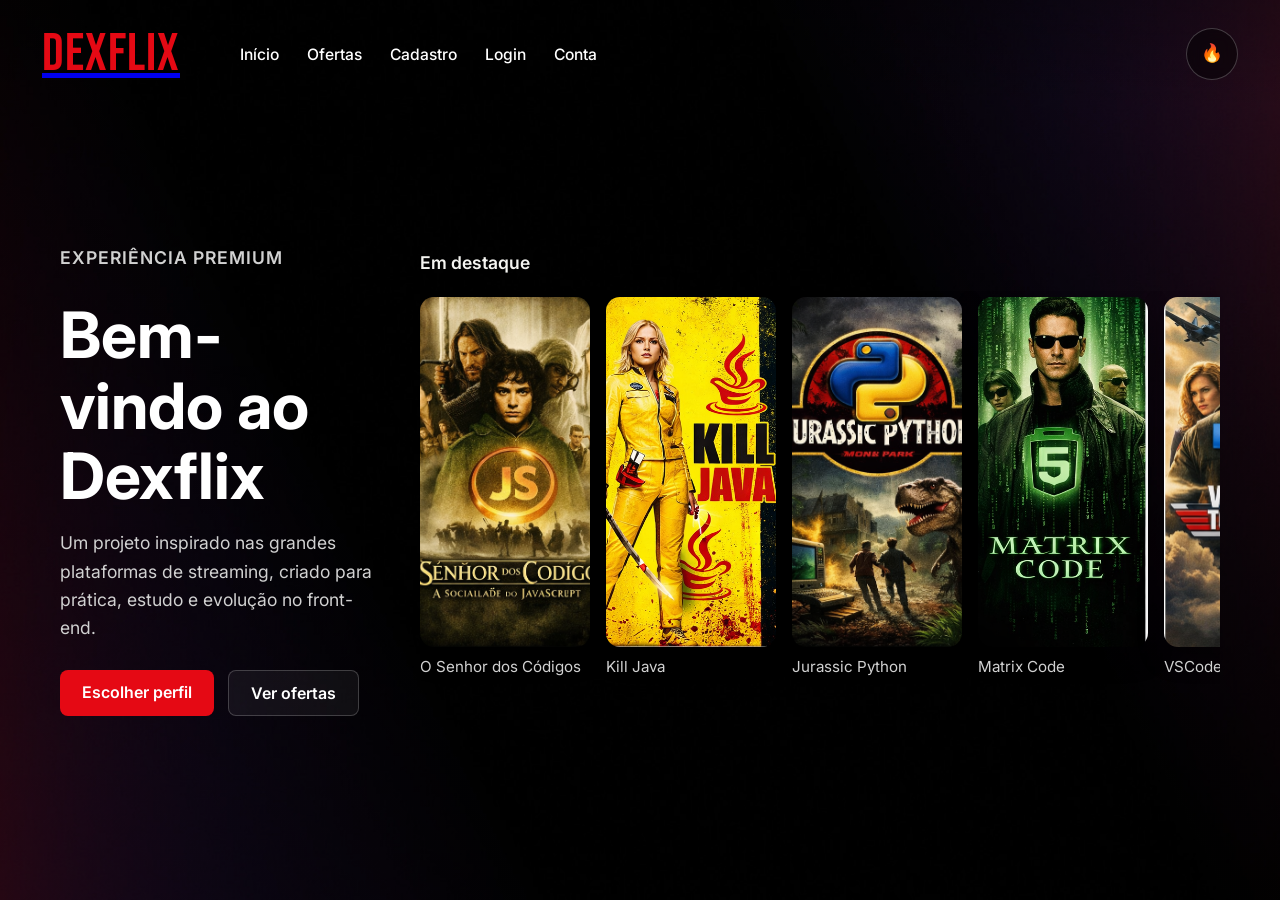
<file: index.html>
<!DOCTYPE html>
<html lang="pt-BR">

<head>
    <meta charset="UTF-8">
    <meta name="viewport" content="width=device-width, initial-scale=1.0">
    <title>Dexflix</title>

    <link rel="preconnect" href="https://fonts.googleapis.com">
    <link rel="preconnect" href="https://fonts.gstatic.com" crossorigin>
    <link href="https://fonts.googleapis.com/css2?family=Bebas+Neue&family=Inter:wght@300;400;500;600;700&display=swap"
        rel="stylesheet">
    <link rel="stylesheet" href="https://cdnjs.cloudflare.com/ajax/libs/font-awesome/6.5.0/css/all.min.css">
    <link rel="stylesheet" href="./js-css/style.css">
</head>

<body>
    

    <div class="screen">
        <header class="topbar">
            <a href="index.html" class="logo" aria-label="Página inicial da Dexflix">
                <h1>DEXFLIX</h1>
            </a>

            <button id="nav-toggle" class="nav-toggle" type="button" aria-label="Abrir menu" aria-controls="nav-menu"
                aria-expanded="false">
                <span class="fa-solid fa-bars" aria-hidden="true"></span>
            </button>

            <nav class="nav-menu" id="nav-menu" aria-label="Menu principal">
                <a href="#inicio">Início</a>
                <a href="#ofertas">Ofertas</a>
                <a href="#">Cadastro</a>
                <a href="#">Login</a>
                <a href="#">Conta</a>
            </nav>

            <button id="theme-toggle" class="theme-toggle" type="button" aria-label="Trocar tema">
                <span class="theme-icon" aria-hidden="true">🔥</span>
            </button>
        </header>

        <main>
            <section class="hero" id="inicio" aria-labelledby="hero-title">
                <div class="hero-content">
                    <p class="hero-label">Experiência premium</p>
                    <h2 id="hero-title">Bem-vindo ao Dexflix</h2>
                    <p>
                        Um projeto inspirado nas grandes plataformas de streaming, criado para
                        prática, estudo e evolução no front-end.
                    </p>

                    <div class="hero-buttons">
                        <a href="perfis.html" class="btn-primary">Escolher perfil</a>
                        <a href="#ofertas" class="btn-secondary">Ver ofertas</a>
                    </div>
                </div>

                <aside class="hero-showcase" aria-labelledby="showcase-title">
                    <h3 id="showcase-title">Em destaque</h3>

                    <div class="carousel" id="carousel">
                        <div class="showcase-row" id="showcaseRow">
                            <article class="showcase-card">
                                <img src="./Filmes-codes/01_o_senhor_dos_codigos.png" alt="Pôster de O Senhor dos Códigos">
                                <span>O Senhor dos Códigos</span>
                            </article>

                            <article class="showcase-card">
                                <img src="./Filmes-codes/22_kill_java.png" alt="Pôster de Kill Java">
                                <span>Kill Java</span>
                            </article>

                            <article class="showcase-card">
                                <img src="./Filmes-codes/02_jurassic_python.png" alt="Pôster de Jurassic Python">
                                <span>Jurassic Python</span>
                            </article>

                            <article class="showcase-card">
                                <img src="./Filmes-codes/03_matrix_code.png" alt="Pôster de Matrix Code">
                                <span>Matrix Code</span>
                            </article>

                            <article class="showcase-card">
                                <img src="./Filmes-codes/04_vscode_top_gun.png" alt="Pôster de VSCode Top Gun">
                                <span>VSCode Top Gun</span>
                            </article>

                            <article class="showcase-card">
                                <img src="./Filmes-codes/05_o_gitador.png" alt="Pôster de O Gitador">
                                <span>O Gitador</span>
                            </article>

                            <article class="showcase-card">
                                <img src="./Filmes-codes/06_python_wars.png" alt="Pôster de Python Wars">
                                <span>Python Wars</span>
                            </article>

                            <article class="showcase-card">
                                <img src="./Filmes-codes/07_programador_de_linux.png" alt="Pôster de Programador de Linux">
                                <span>Programador de Linux</span>
                            </article>

                            <article class="showcase-card">
                                <img src="./Filmes-codes/08_typescript_jones.png" alt="Pôster de Typescript Jones">
                                <span>Typescript Jones</span>
                            </article>

                            <article class="showcase-card">
                                <img src="./Filmes-codes/09_react_fiction.png" alt="Pôster de React Fiction">
                                <span>React Fiction</span>
                            </article>

                            <article class="showcase-card">
                                <img src="./Filmes-codes/10_docker_missao_surpresa.png" alt="Pôster de Docker Missão Surpresa">
                                <span>Docker Missão Surpresa</span>
                            </article>
                        </div>
                    </div>
                </aside>
            </section>
        </main>
    </div>

    <script src="./js-css/script.js"></script>
</body>

</html>
</file>
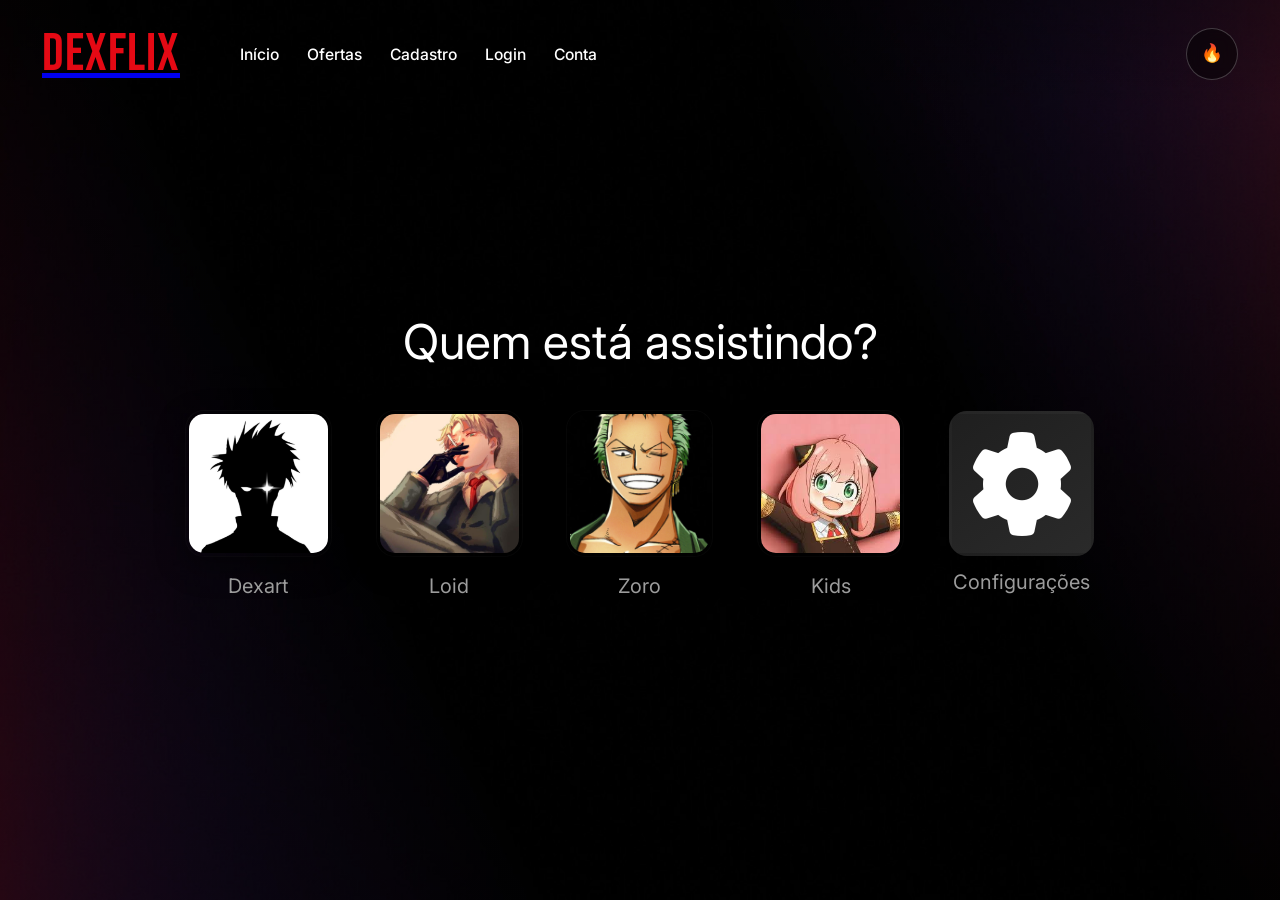
<file: perfis.html>
<!DOCTYPE html>
<html lang="pt-BR">

<head>
    <meta charset="UTF-8">
    <meta name="viewport" content="width=device-width, initial-scale=1.0">
    <title>Dexflix - Perfis</title>

    <link rel="preconnect" href="https://fonts.googleapis.com">
    <link rel="preconnect" href="https://fonts.gstatic.com" crossorigin>
    <link href="https://fonts.googleapis.com/css2?family=Bebas+Neue&family=Inter:wght@300;400;500;600;700&display=swap"
        rel="stylesheet">
    <link rel="stylesheet" href="https://cdnjs.cloudflare.com/ajax/libs/font-awesome/6.5.0/css/all.min.css">
    <link rel="stylesheet" href="./js-css/style.css">
</head>

<body>


    <div class="screen">
        <header class="topbar">
            <a href="index.html" class="logo" aria-label="Voltar para a página inicial da Dexflix">
                <h1>DEXFLIX</h1>
            </a>

            <button id="nav-toggle" class="nav-toggle" type="button" aria-label="Abrir menu" aria-controls="nav-menu"
                aria-expanded="false">
                <span class="fa-solid fa-bars" aria-hidden="true"></span>
            </button>

            <nav class="nav-menu" id="nav-menu" aria-label="Menu principal">
                <a href="index.html">Início</a>
                <a href="#">Ofertas</a>
                <a href="#">Cadastro</a>
                <a href="#">Login</a>
                <a href="#">Conta</a>
            </nav>

            <button id="theme-toggle" class="theme-toggle" type="button" aria-label="Trocar tema">
                <span class="theme-icon" aria-hidden="true">🌙</span>
            </button>
        </header>

        <main>
            <section class="content profiles-page" aria-labelledby="profiles-title">
                <h2 id="profiles-title">Quem está assistindo?</h2>

                <div class="profiles" role="list">
                    <article class="profile-card" role="listitem">
                        <a href="catalog.html?perfil=Dexart">
                            <img src="./arquivos-uteis/unnamed.dex.jpg" alt="Perfil André">
                        </a>
                        <span>Dexart</span>

                    </article>

                    <article class="profile-card" role="listitem">
                            <a href="catalog.html?perfil=Loid">
                        <img src="./arquivos-uteis/Loyd.jpg" alt="Perfil Visitante">
                            </a>
                        <span>Loid</span>
                    </article>

                    <article class="profile-card" role="listitem">
                        <a href="catalog.html?perfil=Zoro">
                            <img src="./arquivos-uteis/perdidão.png" alt="Perfil Família">
                        </a>
                        <span>Zoro</span>
                    </article>

                    <article class="profile-card" role="listitem">
                        <a href="catalog.html?perfil=Kids">
                            <img src="./arquivos-uteis/anya.jpg" alt=" Perfil Anya">
                        </a>
                        <span>Kids</span>
                    </article>

                    <article class="profile-card manage-profile" role="listitem">
                        <div class="gear-avatar" aria-hidden="true">
                            <i class="fa-solid fa-gear gear-icon"></i>
                        </div>
                        <span>Configurações</span>
                    </article>
                </div>
            </section>
        </main>
    </div>

    <script src="./js-css/script.js"></script>
</body>

</html>
</file>
<file: js-css/style.css>
* {
    margin: 0;
    padding: 0;
    box-sizing: border-box;
}

html {
    scroll-behavior: smooth;
}

body {
    margin: 0;
    min-height: 100vh;
    font-family: 'Inter', Arial, sans-serif;
    color: #ffffff;
    overflow-x: hidden;
    background:
        linear-gradient(rgba(0, 0, 0, 0), rgba(0, 0, 0, 0)),
        url("../arquivos-uteis/fundo-Dexflix.jpg") center center / cover no-repeat fixed;
}


/* CAMADAS */
.screen,
.topbar,
.content,
.hero {
    position: relative;
    z-index: 2;
}

.screen {
    min-height: 100vh;
    display: flex;
    flex-direction: column;
    position: relative;
}

.screen::before {
    content: "";
    position: absolute;
    inset: 0;
    background:
        linear-gradient(to bottom, rgba(0, 0, 0, 0.16), rgba(0, 0, 0, 0.38)),
        radial-gradient(circle, transparent 30%, rgba(0, 0, 0, 0.42) 100%);
    pointer-events: none;
}

/* TOPO */
.topbar {
    position: absolute;
    top: 0;
    left: 0;
    width: 100%;
    display: flex;
    align-items: center;
    justify-content: space-between;
    padding: 22px 42px;
    z-index: 20;
    gap: 20px;
    background: linear-gradient(to bottom, rgba(0, 0, 0, 0.303), transparent);
}

.logo {
    position: static;
    flex-shrink: 0;
}

.logo h1 {
    margin: 0;
    font-family: 'Bebas Neue', sans-serif;
    font-size: 3.3rem;
    font-weight: 400;
    letter-spacing: 1px;
    color: #e50914;
}

/* MENU */
.nav-menu {
    display: flex;
    align-items: center;
    gap: 28px;
    margin-left: 40px;
    margin-right: auto;
}

.nav-menu a {
    text-decoration: none;
    color: #ffffff;
    font-size: 0.98rem;
    font-weight: 500;
    transition: color 0.25s ease, transform 0.25s ease;
    white-space: nowrap;
}

.nav-menu a:hover {
    color: #ffffff;
    transform: translateY(-3px);
}

.nav-menu.hidden {
    display: none;
}

.nav-toggle {
    display: none;
    border: 1px solid rgba(255, 255, 255, 0.2);
    background: rgba(20, 20, 20, 0.4);
    color: #fff;
    border-radius: 8px;
    min-width: 50px;
    min-height: 44px;
    align-items: center;
    justify-content: center;
    cursor: pointer;
    transition: all 0.2s ease;
}

.nav-toggle:hover {
    background: rgba(229, 9, 20, 0.2);
    transform: scale(1.05);
}

/* BOTÃO DE TEMA */
.theme-toggle {
    width: 52px;
    height: 52px;
    border: 1px solid rgba(255, 255, 255, 0.22);
    border-radius: 999px;
    background: rgba(0, 0, 0, 0.42);
    backdrop-filter: blur(8px);
    color: #ffffff;
    display: flex;
    align-items: center;
    justify-content: center;
    cursor: pointer;
    transition: all 0.25s ease;
    flex-shrink: 0;
}

.theme-toggle:hover {
    background: rgba(229, 9, 20, 0.18);
    border-color: rgba(175, 175, 175, 0.652);
    transform: scale(1.05);
}

.theme-icon {
    font-size: 1.1rem;
    line-height: 1;
}

/* HERO */
.hero {
    min-height: 100vh;
    display: flex;
    align-items: center;
    justify-content: space-between;
    gap: 40px;
    padding: 120px 60px 60px;
    z-index: 2;
}

.hero-content {
    max-width: 650px;
    flex: 1;
}

.hero-label {
    display: inline-block;
    margin-bottom: 14px;
    color: #e50914;
    font-weight: 600;
    letter-spacing: 1px;
    text-transform: uppercase;
    font-size: 0.9rem;
}

.hero h2 {
    font-size: 4rem;
    line-height: 1.1;
    margin-bottom: 18px;
    color: #fff;
    font-weight: 700;
}

.hero p {
    font-size: 1.1rem;
    color: #d1d1d1;
    line-height: 1.6;
    margin-bottom: 28px;
    max-width: 560px;
}

.hero-buttons {
    display: flex;
    gap: 14px;
    flex-wrap: wrap;
}

/* BOTÕES */
.btn-primary,
.btn-secondary {
    text-decoration: none;
    padding: 12px 22px;
    border-radius: 8px;
    font-weight: 600;
    transition: 0.25s ease;
}

.btn-primary {
    background: #e50914;
    color: #fff;
}

.btn-primary:hover {
    transform: translateY(-2px);
    background: #f40612;
}

.btn-secondary {
    border: 1px solid rgba(255, 255, 255, 0.2);
    color: #fff;
    background: rgba(255, 255, 255, 0.05);
}

.btn-secondary:hover {
    background: rgba(255, 255, 255, 0.1);
    transform: translateY(-2px);
}

/* SHOWCASE */
.hero-showcase {
    width: 800px;
    max-width: 100%;
    align-self: center;
}

.hero-showcase h3 {
    font-size: 1.1rem;
    font-weight: 600;
    color: #f5f5f1;
    margin-bottom: 18px;
}

.carousel {
    position: relative;
    width: 100%;
    overflow: hidden;
}

.showcase-row {
    display: flex;
    gap: 16px;
    width: max-content;
    padding: 6px 0 14px;
}

.showcase-card {
    min-width: 170px;
    flex: 0 0 150px;
    cursor: pointer;
    transition: transform 0.25s ease;
}

.showcase-card:hover {
    transform: scale(1.06);
}

.showcase-card img {
    width: 100%;
    height: 350px;
    object-fit: cover;
    border-radius: 14px;
    display: block;
    box-shadow: 0 10px 24px rgba(0, 0, 0, 0.35);
}

.showcase-card span {
    display: block;
    margin-top: 10px;
    font-size: 0.95rem;
    color: #d1d1d1;
}

.carousel-btn {
    position: absolute;
    top: 40%;
    transform: translateY(-50%);
    width: 36px;
    height: 64px;
    border: none;
    background: rgba(0, 0, 0, 0.45);
    color: #fff;
    font-size: 1.4rem;
    cursor: pointer;
    z-index: 3;
    transition: background 0.25s ease, opacity 0.25s ease;
    opacity: 0.85;
}

.carousel-btn:hover {
    background: rgba(0, 0, 0, 0.75);
    opacity: 1;
}

.carousel-btn.prev {
    left: 0;
    border-radius: 0 10px 10px 0;
}

.carousel-btn.next {
    right: 0;
    border-radius: 10px 0 0 10px;
}

/* CONTEÚDO PERFIS */
.content {
    position: relative;
    z-index: 2;
    flex: 1;
    display: flex;
    flex-direction: column;
    justify-content: center;
    align-items: center;
    transform: translateY(-35px);
    text-align: center;
    padding: 20px;
}

.content h2 {
    font-size: 3.4rem;
    font-weight: 500;
    color: #f5f5f1;
    margin-bottom: 50px;
}

.profiles-page {
    min-height: 100vh;
    display: flex;
    flex-direction: column;
    justify-content: center;
    align-items: center;
    padding: 120px 20px 40px;
    text-align: center;
}

.profiles-page h2 {
    font-size: 3rem;
    font-weight: 400;
    margin-bottom: 40px;
    color: #fff;
}

.profiles {
    display: flex;
    justify-content: center;
    align-items: flex-start;
    gap: 34px;
    flex-wrap: wrap;
    width: min(100%, 920px);
    margin: 0 auto;
    list-style: none;
    padding: 0;
}

.profile-card {
    display: flex;
    flex-direction: column;
    align-items: center;
    cursor: pointer;
    transition: transform 0.25s ease;
    min-width: 90px;
    max-width: 160px;
    flex: 1 1 90px;
}

.profile-card:hover {
    transform: scale(1.05);
}

.profile-card img {
    width: 145px;
    height: 145px;
    object-fit: cover;
    border-radius: 18px;
    border: 3px solid transparent;
    box-shadow:
        0 10px 30px rgba(0, 0, 0, 0.45),
        0 0 0 1px rgba(255, 255, 255, 0.03);
    transition: all 0.25s ease;
}

.profile-card:hover img {
    border-color: #ffffff;
    box-shadow:
        0 14px 35px rgba(0, 0, 0, 0.55),
        0 0 0 1px rgba(255, 255, 255, 0.08);
}

.profile-card span {
    margin-top: 14px;
    font-size: 1.25rem;
    font-weight: 400;
    color: #9c9c9c;
    transition: color 0.25s ease;
}

.profile-card:hover span {
    color: #ffffff;
}

/* PERFIL CONFIGURAÇÕES */
.manage-profile .gear-avatar {
    width: 145px;
    height: 145px;
    border-radius: 18px;
    display: grid;
    place-items: center;
    background: linear-gradient(145deg, #1f1f1f, #2a2a2a);
    border: 3px solid transparent;
    transition: border-color 0.25s ease, box-shadow 0.25s ease;
    padding: 0;
}

.manage-profile .gear-icon {
    font-size: 6.5rem;
    line-height: 1;
    display: inline-block;
    transform: translateY(0);
    transform-origin: center;
    transition: transform 0.25s ease;
}

.manage-profile:hover .gear-avatar {
    border-color: #fff;
}

.manage-profile:hover .gear-icon {
    transform: rotate(30deg);
}

/* MODO CLARO */
body.light-mode {
    color: #ffffff;
    background:
        linear-gradient(rgba(127, 54, 54, 0.868), rgba(255, 255, 255, 0.85)),
        radial-gradient(circle, transparent 30%, rgb(255, 255, 255) 72%, rgba(255, 0, 0, 0.75) 100%);
}

body.light-mode .screen::before {
    background:
        linear-gradient(to bottom, rgba(255, 69, 69, 0.08), rgba(135, 76, 76, 0.16)),
        radial-gradient(circle, transparent 35%, rgba(157, 46, 46, 0.1) 100%);
}

body.light-mode .content h2,
body.light-mode .profiles-page h2 {
    color: #ffffff;
}

body.light-mode .profile-card span {
    color: #ffffff;
}

body.light-mode .profile-card:hover span {
    color: #4b0000;
}

body.light-mode .theme-toggle {
    background: rgba(54, 0, 0, 0.644);
    border-color: rgba(255, 255, 255, 0.733);
    color: #ffffff;
}

body.light-mode .theme-toggle:hover {
    background: rgba(88, 0, 0, 0.327);
}

body.light-mode .manage-profile .gear-avatar {
    background: rgba(255, 255, 255, 0.75);
    color: #360000;
}

body.light-mode .logo h1,
body.light-mode .nav-menu a {
    color: #ffffff;
}

body.light-mode .hero-label {
    color: #5b0005;
   
}

body.light-mode .hero h2 {
    color: #4b0000;
}
body.light-mode .hero p {
    color: #ffffff;
}
body.light-mode .btn-primary {
    background: #390003;
    color: #ffffff;
}



/* RESPONSIVIDADE */
@media (max-width: 1200px) {
    .topbar {
        padding: 18px 28px;
    }

    .nav-menu {
        gap: 20px;
        margin-left: 24px;
    }

    .nav-menu a {
        font-size: 0.92rem;
    }

    .theme-toggle {
        width: 48px;
        height: 48px;
    }

    .hero {
        gap: 28px;
        padding: 110px 40px 50px;
    }

    .hero h2 {
        font-size: 3.3rem;
    }

    .hero-showcase {
        width: 420px;
    }

    .showcase-card {
        min-width: 150px;
        flex: 0 0 150px;
    }

    .showcase-card img {
        height: 225px;
    }

    .content h2 {
        font-size: 3rem;
    }
}

@media (max-width: 980px) {
    .hero {
        flex-direction: column;
        align-items: flex-start;
        justify-content: center;
        gap: 28px;
        min-height: auto;
        padding: 130px 30px 50px;
    }

    .hero-content {
        max-width: 100%;
    }

    .hero h2 {
        font-size: 3rem;
    }

    .hero p {
        font-size: 1rem;
        max-width: 680px;
    }

    .hero-showcase {
        width: 100%;
    }

    .carousel {
        width: 100%;
    }

    .topbar {
        padding: 16px 20px;
        flex-wrap: wrap;
        row-gap: 14px;
    }

    .nav-toggle {
        display: flex;
        order: 1;
    }

    .logo {
        order: 2;
        margin-right: auto;
        margin-left: 10px;
    }

    .theme-toggle {
        order: 3;
        width: 44px;
        height: 44px;
    }

    .nav-menu {
        order: 4;
        width: 100%;
        margin: 0;
        justify-content: center;
        gap: 16px;
        flex-wrap: wrap;
    }

    .logo h1 {
        font-size: 2.4rem;
    }

    .content {
        padding-top: 120px;
        transform: translateY(0);
    }

    .content h2 {
        font-size: 2.4rem;
        max-width: 90%;
    }

    .profile-card img,
    .manage-profile .gear-avatar {
        width: 110px;
        height: 110px;
    }

    .manage-profile .gear-icon {
        font-size: 4rem;
    }
}

@media (max-width: 760px) {



    .topbar {
        align-items: center;
    }
     body {
        background:
            linear-gradient(rgba(0, 0, 0, 0.58), rgba(0, 0, 0, 0.78)),
            url("../arquivos-uteis/fundo-Dexflix.jpg") center center / cover no-repeat;
    }
    .nav-menu {
        position: absolute;
        top: 72px;
        left: 0;
        width: 100%;
        background: rgba(0, 0, 0, 0.82);
        backdrop-filter: blur(10px);
        padding: 10px 14px 14px;
        border-bottom: 1px solid rgba(255, 255, 255, 0.15);
        flex-direction: column;
        align-items: center;
        gap: 8px;
        display: none;
        z-index: 29;
    }

    .nav-menu.open {
        display: flex;
    }

    .nav-menu a {
        width: 100%;
        text-align: center;
        padding: 10px 0;
        border-radius: 10px;
    }

    .nav-menu a:hover {
        background: rgba(255, 255, 255, 0.08);
        transform: none;
    }


    .hero {
        padding: 120px 20px 40px;
        gap: 22px;
    }

    .hero h2 {
        font-size: 2.3rem;
    }

    .hero p {
        font-size: 0.95rem;
        line-height: 1.5;
    }

    .hero-buttons {
        width: 100%;
    }

    .btn-primary,
    .btn-secondary {
        flex: 1 1 100%;
        text-align: center;
    }

    .hero-showcase h3 {
        font-size: 1rem;
    }

    .showcase-card {
        min-width: 120px;
        flex: 0 0 120px;
    }

    .showcase-card img {
        height: 180px;
    }

    .carousel-btn {
        width: 28px;
        height: 52px;
        font-size: 1.1rem;
    }

    .content {
        padding: 160px 16px 24px;
    }

    .content h2 {
        font-size: 2rem;
        margin-bottom: 28px;
    }

    .profiles {
        gap: 14px;
        width: min(100%, 420px);
    }

    .profile-card {
        min-width: 84px;
        max-width: 110px;
        flex: 0 1 90px;
    }

    .profile-card img,
    .manage-profile .gear-avatar {
        width: 94px;
        height: 94px;
    }

    .profile-card span {
        font-size: 0.9rem;
        margin-top: 8px;
        text-align: center;
    }

    .manage-profile .gear-icon {
        font-size: 3.4rem;
    }
}

@media (max-width: 480px) {
    .topbar {
        padding: 12px 14px;
    }

    .logo h1 {
        font-size: 2rem;
    }

    .theme-toggle,
    .nav-toggle {
        width: 42px;
        height: 42px;
        min-width: 42px;
        min-height: 42px;
    }

    .hero {
        padding: 110px 14px 30px;
    }

    .hero-label {
        font-size: 0.8rem;
    }

    .hero h2 {
        font-size: 1.9rem;
        line-height: 1.15;
    }

    .hero p {
        font-size: 0.9rem;
    }

    .content {
        padding: 150px 12px 20px;
    }

    .content h2,
    .profiles-page h2 {
        font-size: 1.65rem;
        line-height: 1.2;
        margin-bottom: 22px;
    }

    .profiles {
        gap: 12px;
        width: min(100%, 320px);
    }

    .profile-card img,
    .manage-profile .gear-avatar {
        width: 82px;
        height: 82px;
    }

    .profile-card span {
        font-size: 0.8rem;
    }

    .manage-profile .gear-icon {
        font-size: 2.8rem;
    }
}

@media (max-width: 380px) {
    .logo h1 {
        font-size: 1.7rem;
    }

    .hero h2 {
        font-size: 1.55rem;
    }

    .content h2,
    .profiles-page h2 {
        font-size: 1.4rem;
    }

    .profiles {
        width: min(100%, 280px);
        gap: 10px;
    }

    .profile-card img,
    .manage-profile .gear-avatar {
        width: 72px;
        height: 72px;
    }

    .profile-card span {
        font-size: 0.72rem;
    }

    .manage-profile .gear-icon {
        font-size: 2.3rem;
    }
}
</file>
